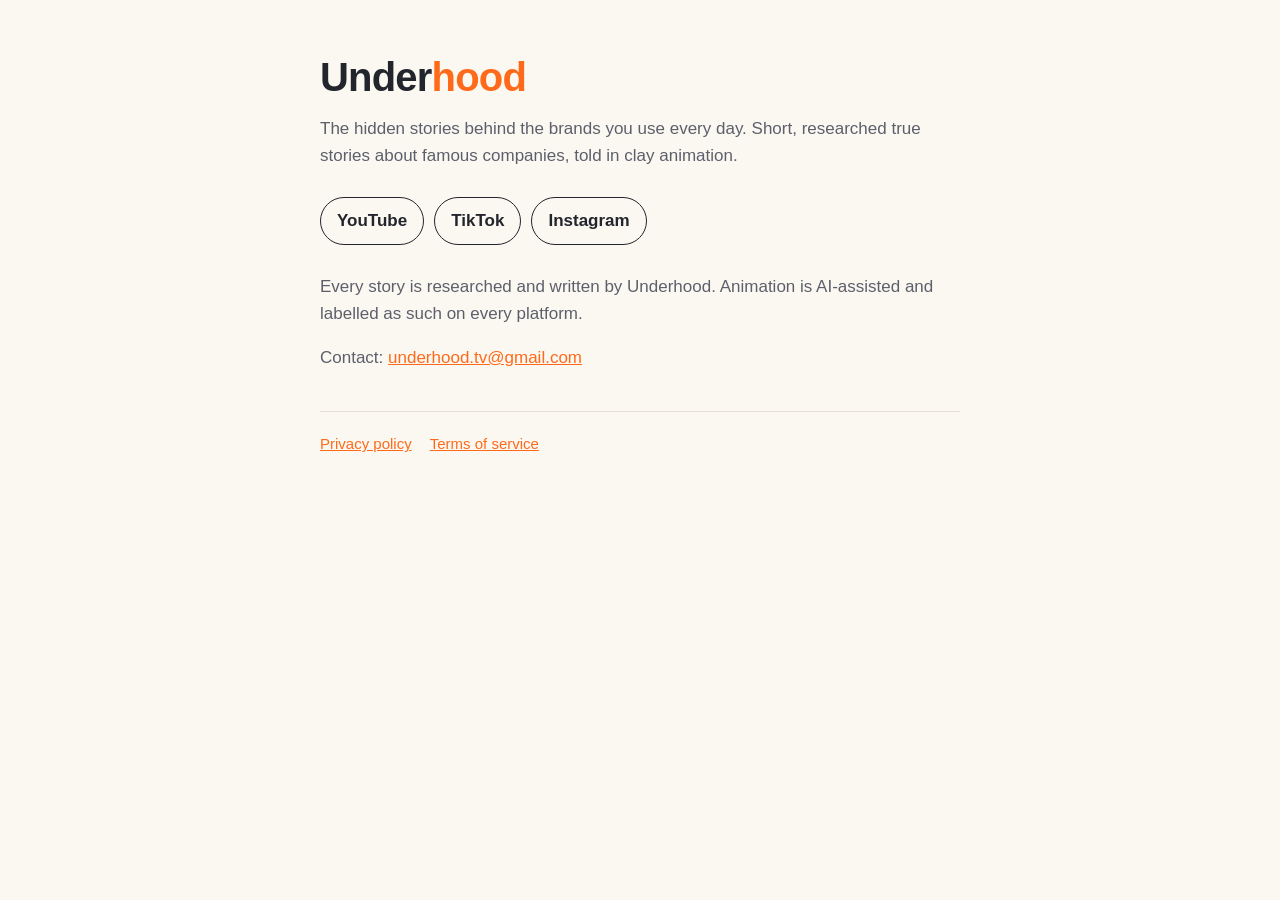
<file: index.html>
<!doctype html><html lang="en"><head><meta charset="utf-8"><meta name="viewport" content="width=device-width,initial-scale=1">
<title>Underhood</title><meta name="description" content="The hidden stories behind the brands you use every day."><link rel="stylesheet" href="style.css"></head>
<body><main>
<h1>Under<b>hood</b></h1>
<p class="muted">The hidden stories behind the brands you use every day. Short, researched true stories about famous companies, told in clay animation.</p>
<div class="links">
<a href="https://www.youtube.com/@underhood_tv">YouTube</a>
<a href="https://www.tiktok.com/@underhood.tv">TikTok</a>
<a href="https://www.instagram.com/underhood.tv/">Instagram</a>
</div>
<p class="muted">Every story is researched and written by Underhood. Animation is AI-assisted and labelled as such on every platform.</p>
<p class="muted">Contact: <a href="mailto:underhood.tv@gmail.com">underhood.tv@gmail.com</a></p>
<nav><a href="privacy.html">Privacy policy</a><a href="terms.html">Terms of service</a></nav>
</main></body></html>
</file>
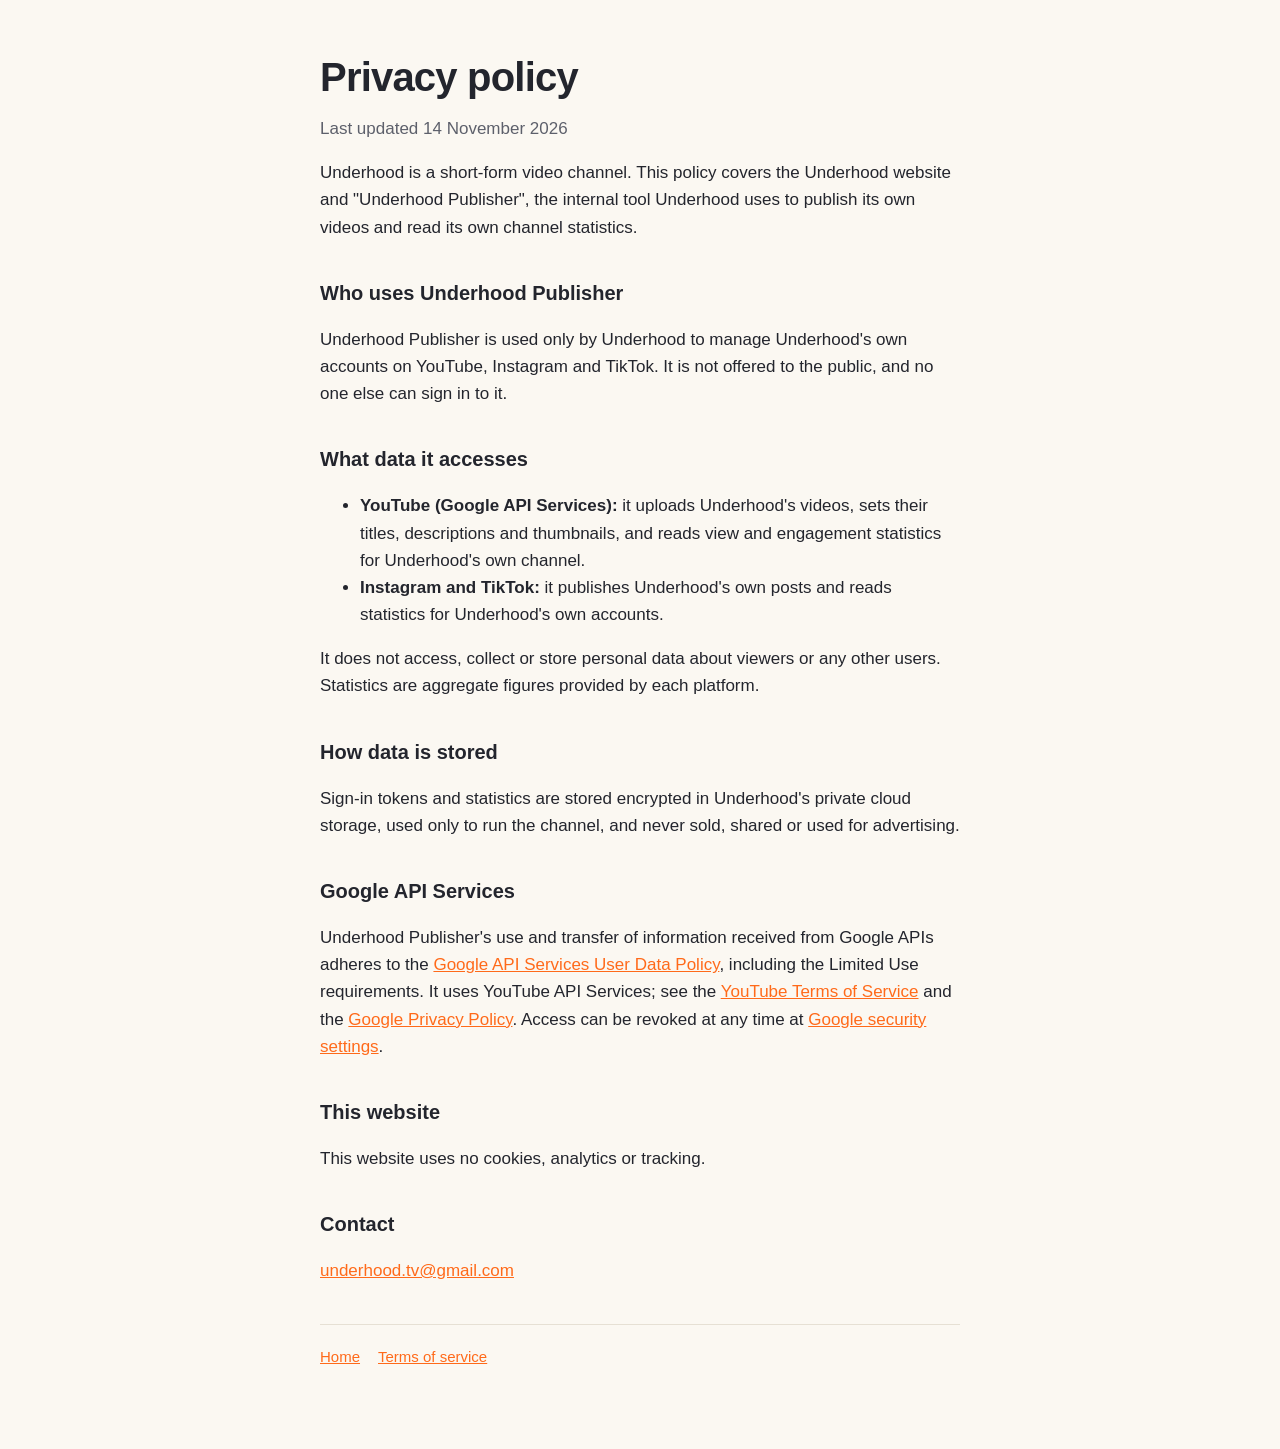
<file: privacy.html>
<!doctype html><html lang="en"><head><meta charset="utf-8"><meta name="viewport" content="width=device-width,initial-scale=1">
<title>Privacy policy · Underhood</title><link rel="stylesheet" href="style.css"></head>
<body><main>
<h1>Privacy policy</h1><p class="muted">Last updated 14 November 2026</p>
<p>Underhood is a short-form video channel. This policy covers the Underhood website and "Underhood Publisher", the internal tool Underhood uses to publish its own videos and read its own channel statistics.</p>
<h2>Who uses Underhood Publisher</h2>
<p>Underhood Publisher is used only by Underhood to manage Underhood's own accounts on YouTube, Instagram and TikTok. It is not offered to the public, and no one else can sign in to it.</p>
<h2>What data it accesses</h2>
<ul>
<li><b>YouTube (Google API Services):</b> it uploads Underhood's videos, sets their titles, descriptions and thumbnails, and reads view and engagement statistics for Underhood's own channel.</li>
<li><b>Instagram and TikTok:</b> it publishes Underhood's own posts and reads statistics for Underhood's own accounts.</li>
</ul>
<p>It does not access, collect or store personal data about viewers or any other users. Statistics are aggregate figures provided by each platform.</p>
<h2>How data is stored</h2>
<p>Sign-in tokens and statistics are stored encrypted in Underhood's private cloud storage, used only to run the channel, and never sold, shared or used for advertising.</p>
<h2>Google API Services</h2>
<p>Underhood Publisher's use and transfer of information received from Google APIs adheres to the <a href="https://developers.google.com/terms/api-services-user-data-policy">Google API Services User Data Policy</a>, including the Limited Use requirements. It uses YouTube API Services; see the <a href="https://www.youtube.com/t/terms">YouTube Terms of Service</a> and the <a href="https://policies.google.com/privacy">Google Privacy Policy</a>. Access can be revoked at any time at <a href="https://myaccount.google.com/permissions">Google security settings</a>.</p>
<h2>This website</h2>
<p>This website uses no cookies, analytics or tracking.</p>
<h2>Contact</h2>
<p><a href="mailto:underhood.tv@gmail.com">underhood.tv@gmail.com</a></p>
<nav><a href="index.html">Home</a><a href="terms.html">Terms of service</a></nav>
</main></body></html>
</file>
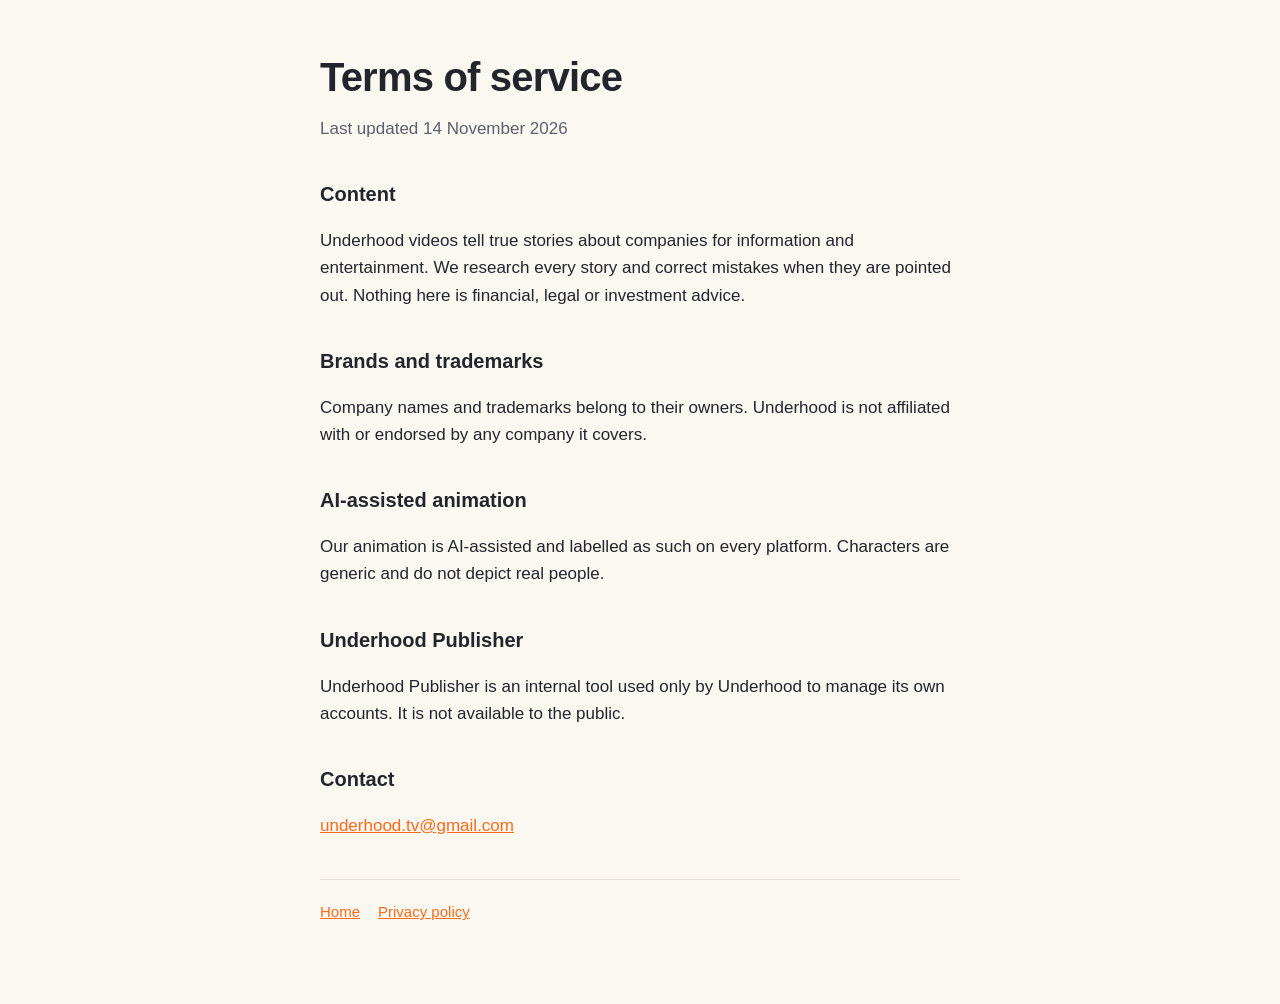
<file: terms.html>
<!doctype html><html lang="en"><head><meta charset="utf-8"><meta name="viewport" content="width=device-width,initial-scale=1">
<title>Terms of service · Underhood</title><link rel="stylesheet" href="style.css"></head>
<body><main>
<h1>Terms of service</h1><p class="muted">Last updated 14 November 2026</p>
<h2>Content</h2>
<p>Underhood videos tell true stories about companies for information and entertainment. We research every story and correct mistakes when they are pointed out. Nothing here is financial, legal or investment advice.</p>
<h2>Brands and trademarks</h2>
<p>Company names and trademarks belong to their owners. Underhood is not affiliated with or endorsed by any company it covers.</p>
<h2>AI-assisted animation</h2>
<p>Our animation is AI-assisted and labelled as such on every platform. Characters are generic and do not depict real people.</p>
<h2>Underhood Publisher</h2>
<p>Underhood Publisher is an internal tool used only by Underhood to manage its own accounts. It is not available to the public.</p>
<h2>Contact</h2>
<p><a href="mailto:underhood.tv@gmail.com">underhood.tv@gmail.com</a></p>
<nav><a href="index.html">Home</a><a href="privacy.html">Privacy policy</a></nav>
</main></body></html>
</file>
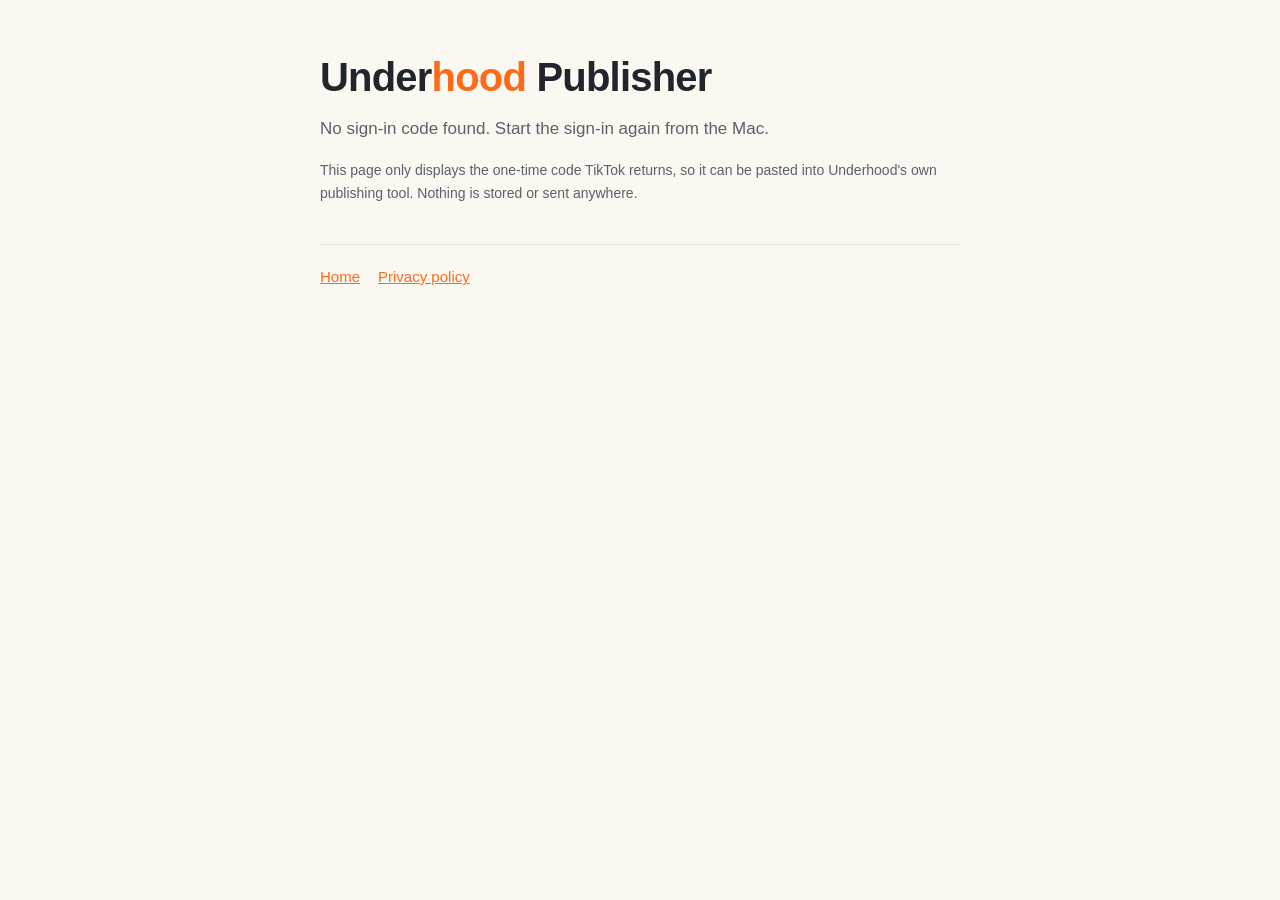
<file: tiktok-callback.html>
<!doctype html><html lang="en"><head><meta charset="utf-8"><meta name="viewport" content="width=device-width,initial-scale=1">
<meta name="robots" content="noindex"><title>Underhood Publisher · TikTok sign-in</title><link rel="stylesheet" href="style.css"></head>
<body><main>
<h1>Under<b>hood</b> Publisher</h1>
<p id="msg" class="muted">Finishing TikTok sign-in…</p>
<p><button id="copy" style="display:none;font:600 16px Inter,sans-serif;padding:12px 22px;border-radius:999px;border:0;background:#FF6A1A;color:#fff;cursor:pointer">Copy sign-in code</button></p>
<p class="muted" style="font-size:14px">This page only displays the one-time code TikTok returns, so it can be pasted into Underhood's own publishing tool. Nothing is stored or sent anywhere.</p>
<nav><a href="index.html">Home</a><a href="privacy.html">Privacy policy</a></nav>
<script>
const q = new URLSearchParams(location.search), code = q.get("code"), err = q.get("error_description") || q.get("error");
const msg = document.getElementById("msg"), btn = document.getElementById("copy");
if (code) { msg.textContent = "TikTok sign-in approved. Copy the code below and run the store command on the Mac."; btn.style.display = "inline-block";
  btn.onclick = async () => { await navigator.clipboard.writeText(code); btn.textContent = "Copied"; }; }
else if (err) { msg.textContent = "TikTok sign-in failed: " + err; }
else { msg.textContent = "No sign-in code found. Start the sign-in again from the Mac."; }
</script>
</main></body></html>
</file>
<file: style.css>
:root{--bg:#FBF8F2;--ink:#23252D;--muted:#5d606b;--accent:#FF6A1A;--line:#e6e0d4}
@media (prefers-color-scheme:dark){:root{--bg:#17181d;--ink:#f1ede5;--muted:#a9a59c;--accent:#FF7A33;--line:#2c2e36}}
*{box-sizing:border-box}body{margin:0;background:var(--bg);color:var(--ink);font:17px/1.6 -apple-system,BlinkMacSystemFont,"Segoe UI",Inter,sans-serif}
main{max-width:680px;margin:0 auto;padding:56px 20px 80px}
h1{font-size:40px;line-height:1.05;letter-spacing:-.02em;margin:0 0 12px}h1 b{color:var(--accent)}
h2{font-size:20px;margin:36px 0 8px}p,li{color:var(--ink)}.muted{color:var(--muted)}
a{color:var(--accent)}nav{display:flex;gap:18px;margin-top:40px;padding-top:20px;border-top:1px solid var(--line);font-size:15px}
.links{display:flex;flex-wrap:wrap;gap:10px;margin:28px 0}.links a{border:1.5px solid var(--ink);color:var(--ink);text-decoration:none;padding:9px 16px;border-radius:999px;font-weight:600}
</file>
